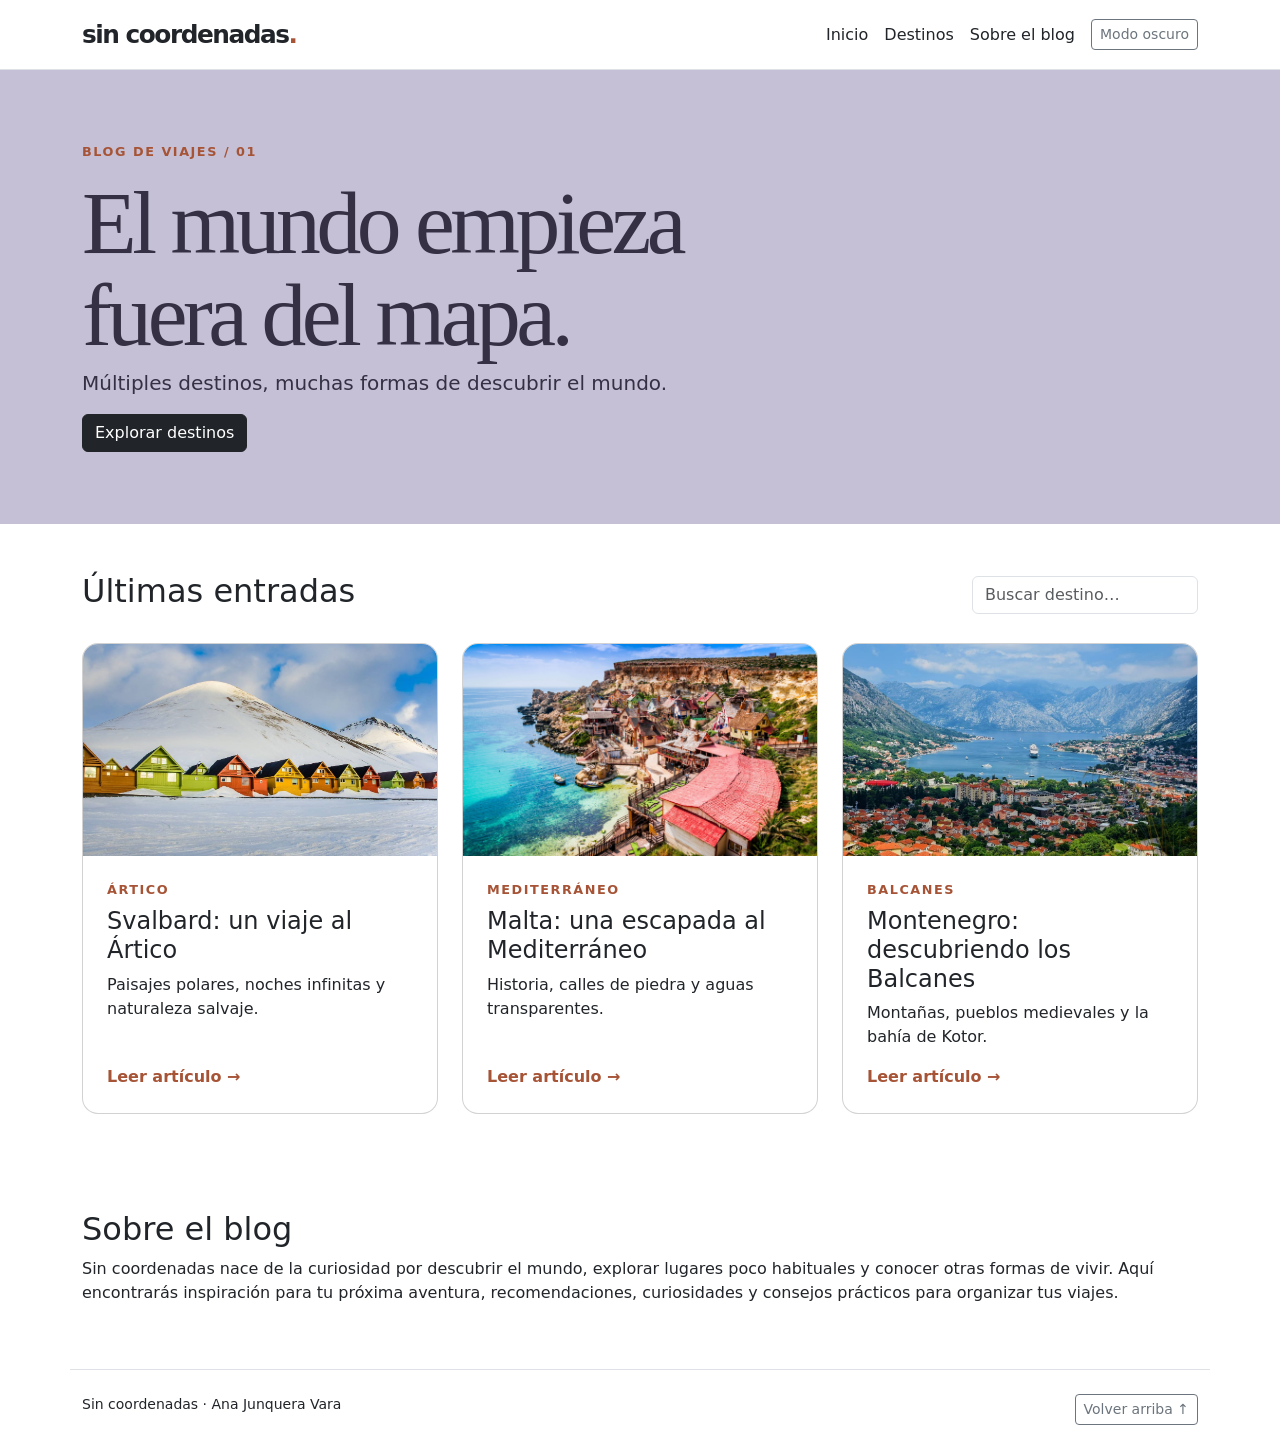
<file: index.html>
<!doctype html>
<html lang="es" data-bs-theme="light">
  <head>
    <meta charset="utf-8" />
    <meta name="viewport" content="width=device-width, initial-scale=1" />
    <title>Inicio | Sin coordenadas</title>
    <link
      href="https://cdn.jsdelivr.net/npm/bootstrap@5.3.3/dist/css/bootstrap.min.css"
      rel="stylesheet"
    />
    <link rel="stylesheet" href="assets/css/style.css" />
    <script src="assets/js/main.js" defer></script>
  </head>
  <body>
    <header>
      <nav
        class="container d-flex flex-wrap align-items-center justify-content-between gap-3 py-3"
        aria-label="Navegación principal"
      >
        <a class="brand" href="index.html">sin coordenadas<span>.</span></a>
        <div class="d-flex flex-wrap gap-3 align-items-center">
          <a href="index.html">Inicio</a
          ><a href="index.html#entradas">Destinos</a
          ><a href="index.html#sobre">Sobre el blog</a
          ><button
            id="theme"
            class="btn btn-outline-secondary btn-sm"
            type="button"
            aria-pressed="false"
          >
            Modo oscuro
          </button>
        </div>
      </nav>
    </header>
    <main>
      <section class="hero">
        <div class="container py-5">
          <p class="category">BLOG DE VIAJES / 01</p>
          <h1>El mundo empieza<br />fuera del mapa.</h1>
          <p class="lead">
            Múltiples destinos, muchas formas de descubrir el mundo.
          </p>
          <a class="btn btn-dark" href="#entradas">Explorar destinos</a>
        </div>
      </section>
      <section id="entradas" class="container py-5">
        <div
          class="d-flex flex-wrap justify-content-between align-items-center gap-3 mb-4"
        >
          <h2>Últimas entradas</h2>
          <div>
            <label for="search" class="visually-hidden">Buscar destinos</label
            ><input
              id="search"
              class="form-control"
              placeholder="Buscar destino…"
              type="search"
            />
          </div>
        </div>
        <div class="row g-4">
          <div
            class="col-md-4 entry"
            data-search="Svalbard: un viaje al Ártico Ártico Paisajes polares, noches infinitas y naturaleza salvaje."
          >
            <article class="card h-100">
              <img
                src="assets/svalbard.jpg"
                class="card-img-top"
                alt="Ilustración de Ártico"
              />
              <div class="card-body d-flex flex-column">
                <small class="category">Ártico</small>
                <h3 class="h4 mt-2">Svalbard: un viaje al Ártico</h3>
                <p>Paisajes polares, noches infinitas y naturaleza salvaje.</p>
                <a class="mt-auto read" href="svalbard.html">Leer artículo →</a>
              </div>
            </article>
          </div>
          <div
            class="col-md-4 entry"
            data-search="Malta: una escapada al Mediterráneo Mediterráneo Historia, calles de piedra y aguas transparentes."
          >
            <article class="card h-100">
              <img
                src="assets/malta.jpg"
                class="card-img-top"
                alt="Ilustración de Mediterráneo"
              />
              <div class="card-body d-flex flex-column">
                <small class="category">Mediterráneo</small>
                <h3 class="h4 mt-2">Malta: una escapada al Mediterráneo</h3>
                <p>Historia, calles de piedra y aguas transparentes.</p>
                <a class="mt-auto read" href="malta.html">Leer artículo →</a>
              </div>
            </article>
          </div>
          <div
            class="col-md-4 entry"
            data-search="Montenegro: descubriendo los Balcanes Balcanes Montañas, pueblos medievales y la bahía de Kotor."
          >
            <article class="card h-100">
              <img
                src="assets/montenegro.jpg"
                class="card-img-top"
                alt="Ilustración de Balcanes"
              />
              <div class="card-body d-flex flex-column">
                <small class="category">Balcanes</small>
                <h3 class="h4 mt-2">Montenegro: descubriendo los Balcanes</h3>
                <p>Montañas, pueblos medievales y la bahía de Kotor.</p>
                <a class="mt-auto read" href="montenegro.html"
                  >Leer artículo →</a
                >
              </div>
            </article>
          </div>
        </div>
        <p id="empty" hidden role="status">No se encontraron destinos.</p>
      </section>
      <section id="sobre" class="container py-5">
        <h2>Sobre el blog</h2>
        <p>
          Sin coordenadas nace de la curiosidad por descubrir el mundo, explorar
          lugares poco habituales y conocer otras formas de vivir. Aquí
          encontrarás inspiración para tu próxima aventura, recomendaciones,
          curiosidades y consejos prácticos para organizar tus viajes.
        </p>
      </section>
    </main>
    <footer
      class="container py-4 border-top d-flex justify-content-between flex-wrap gap-2"
    >
      <small>Sin coordenadas · Ana Junquera Vara</small
      ><button id="top" class="btn btn-outline-secondary btn-sm">
        Volver arriba ↑
      </button>
    </footer>
  </body>
</html>
</file>
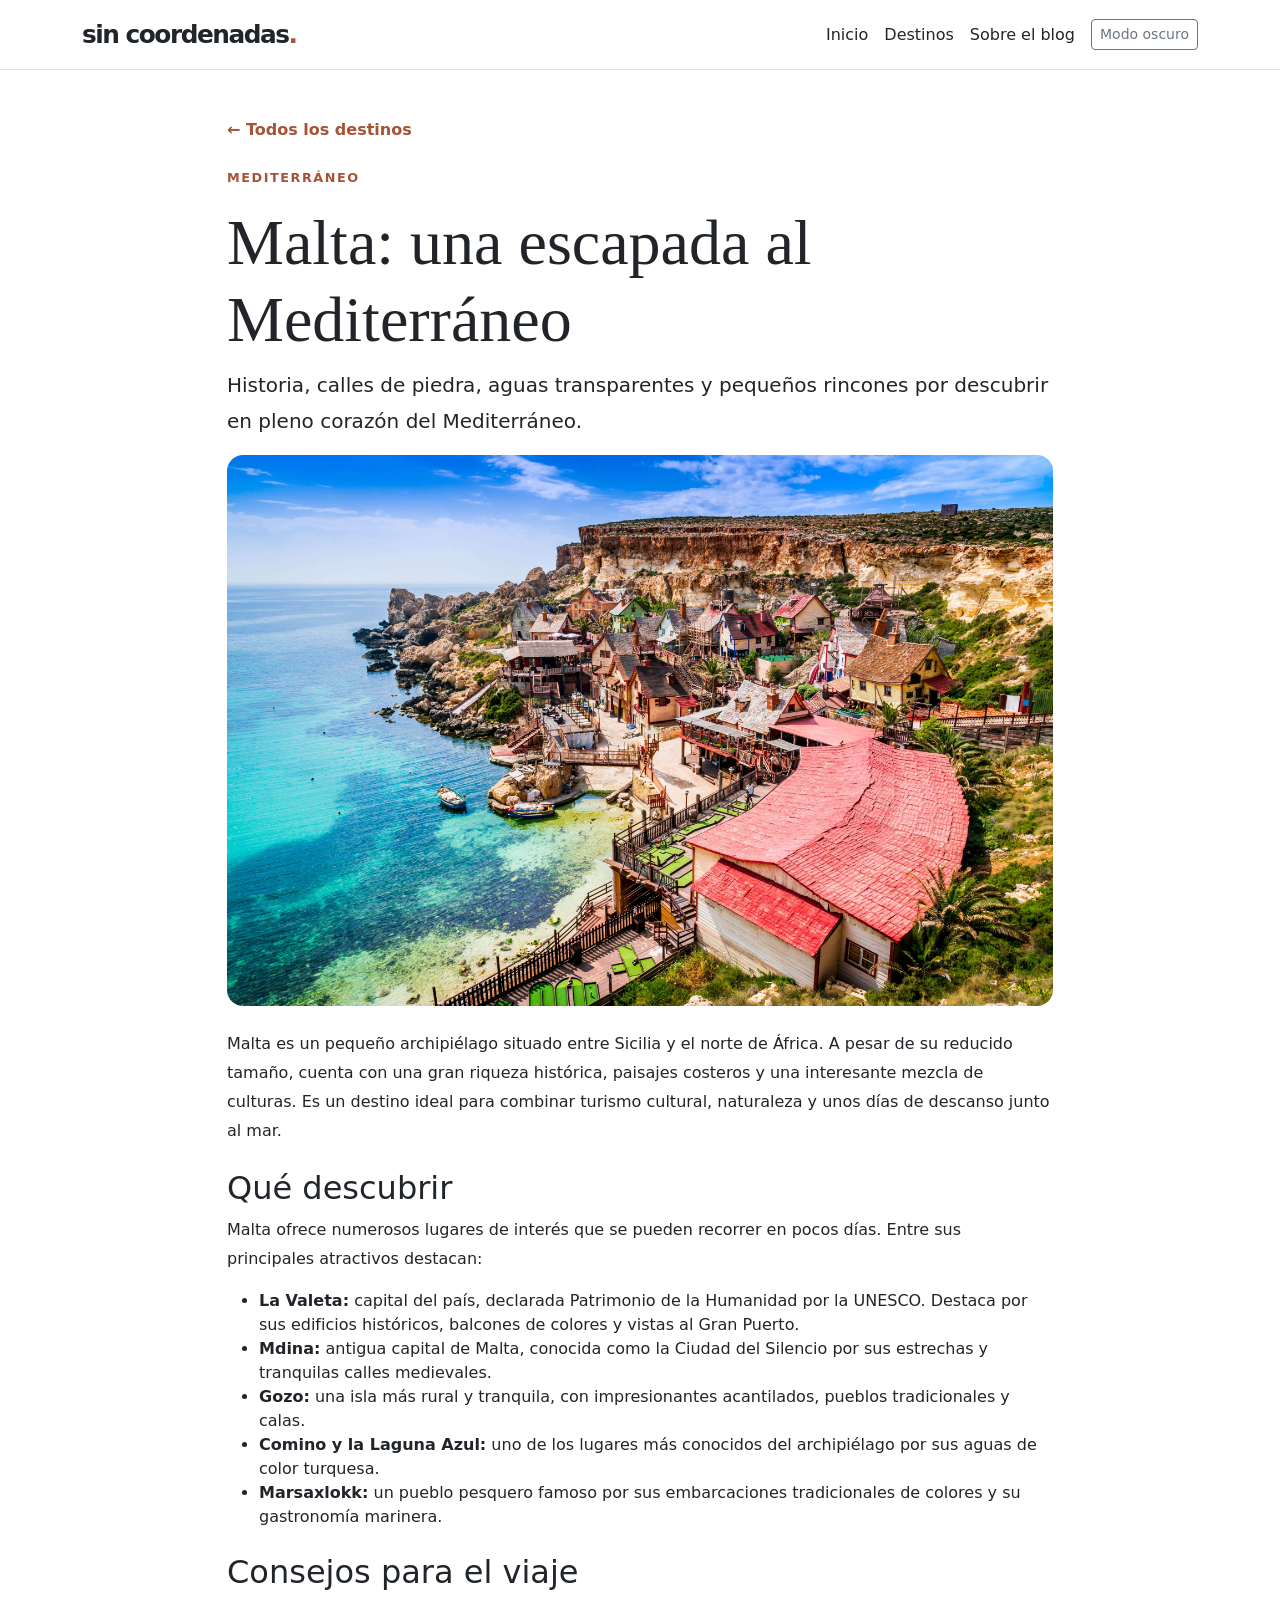
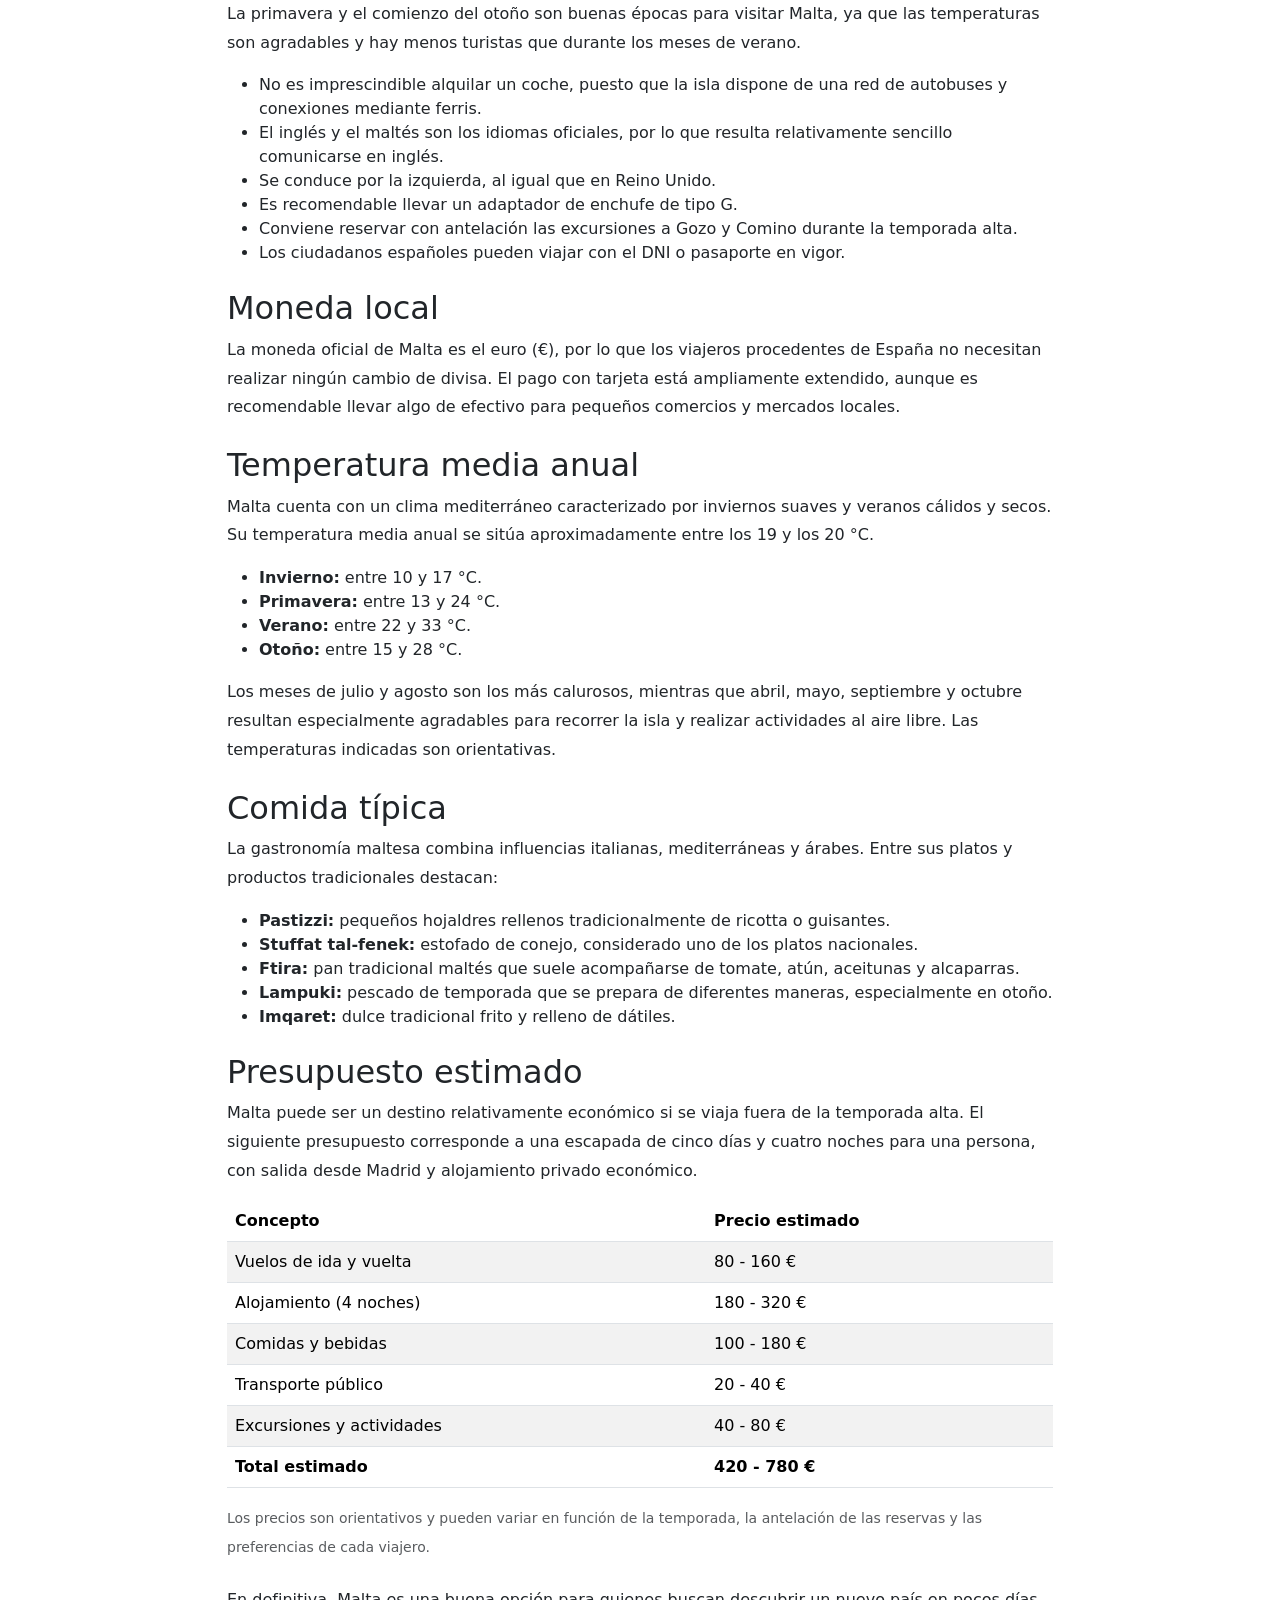
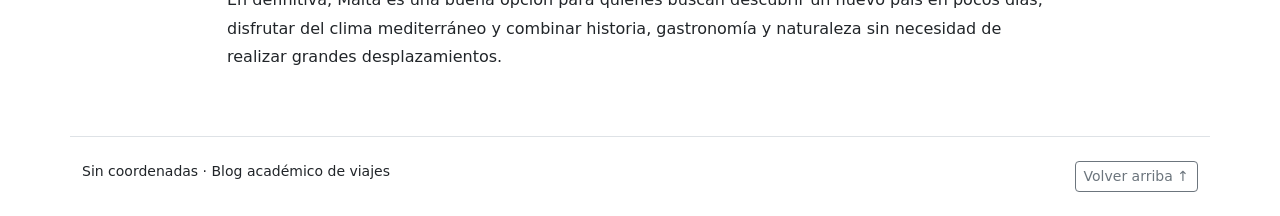
<file: malta.html>
<!doctype html>
<html lang="es" data-bs-theme="light">
  <head>
    <meta charset="utf-8" />
    <meta name="viewport" content="width=device-width, initial-scale=1" />
    <title>Malta: una escapada al Mediterráneo | Sin coordenadas</title>
    <link
      href="https://cdn.jsdelivr.net/npm/bootstrap@5.3.3/dist/css/bootstrap.min.css"
      rel="stylesheet"
    />
    <link rel="stylesheet" href="assets/css/style.css" />
    <script src="assets/js/main.js" defer></script>
  </head>

  <body>
    <header>
      <nav
        class="container d-flex flex-wrap align-items-center justify-content-between gap-3 py-3"
        aria-label="Navegación principal"
      >
        <a class="brand" href="index.html">sin coordenadas<span>.</span></a>

        <div class="d-flex flex-wrap gap-3 align-items-center">
          <a href="index.html">Inicio</a>
          <a href="index.html#entradas">Destinos</a>
          <a href="index.html#sobre">Sobre el blog</a>

          <button
            id="theme"
            class="btn btn-outline-secondary btn-sm"
            type="button"
            aria-pressed="false"
          >
            Modo oscuro
          </button>
        </div>
      </nav>
    </header>

    <main>
      <article class="container article py-5">
        <a class="read" href="index.html#entradas">← Todos los destinos</a>

        <p class="category mt-4">Mediterráneo</p>

        <h1>Malta: una escapada al Mediterráneo</h1>

        <p class="lead">
          Historia, calles de piedra, aguas transparentes y pequeños rincones
          por descubrir en pleno corazón del Mediterráneo.
        </p>

        <img
          class="article-image"
          src="assets/malta.jpg"
          alt="Paisaje mediterráneo de Malta"
        />

        <p class="mt-4">
          Malta es un pequeño archipiélago situado entre Sicilia y el norte de
          África. A pesar de su reducido tamaño, cuenta con una gran riqueza
          histórica, paisajes costeros y una interesante mezcla de culturas. Es
          un destino ideal para combinar turismo cultural, naturaleza y unos
          días de descanso junto al mar.
        </p>

        <!-- Lugares de interés -->
        <h2 class="mt-4">Qué descubrir</h2>

        <p>
          Malta ofrece numerosos lugares de interés que se pueden recorrer en
          pocos días. Entre sus principales atractivos destacan:
        </p>

        <ul>
          <li>
            <strong>La Valeta:</strong> capital del país, declarada Patrimonio
            de la Humanidad por la UNESCO. Destaca por sus edificios históricos,
            balcones de colores y vistas al Gran Puerto.
          </li>
          <li>
            <strong>Mdina:</strong> antigua capital de Malta, conocida como la
            Ciudad del Silencio por sus estrechas y tranquilas calles
            medievales.
          </li>
          <li>
            <strong>Gozo:</strong> una isla más rural y tranquila, con
            impresionantes acantilados, pueblos tradicionales y calas.
          </li>
          <li>
            <strong>Comino y la Laguna Azul:</strong> uno de los lugares más
            conocidos del archipiélago por sus aguas de color turquesa.
          </li>
          <li>
            <strong>Marsaxlokk:</strong> un pueblo pesquero famoso por sus
            embarcaciones tradicionales de colores y su gastronomía marinera.
          </li>
        </ul>

        <!-- Recomendaciones -->
        <h2 class="mt-4">Consejos para el viaje</h2>

        <p>
          La primavera y el comienzo del otoño son buenas épocas para visitar
          Malta, ya que las temperaturas son agradables y hay menos turistas que
          durante los meses de verano.
        </p>

        <ul>
          <li>
            No es imprescindible alquilar un coche, puesto que la isla dispone
            de una red de autobuses y conexiones mediante ferris.
          </li>
          <li>
            El inglés y el maltés son los idiomas oficiales, por lo que resulta
            relativamente sencillo comunicarse en inglés.
          </li>
          <li>Se conduce por la izquierda, al igual que en Reino Unido.</li>
          <li>Es recomendable llevar un adaptador de enchufe de tipo G.</li>
          <li>
            Conviene reservar con antelación las excursiones a Gozo y Comino
            durante la temporada alta.
          </li>
          <li>
            Los ciudadanos españoles pueden viajar con el DNI o pasaporte en
            vigor.
          </li>
        </ul>

        <!-- Moneda -->
        <h2 class="mt-4">Moneda local</h2>

        <p>
          La moneda oficial de Malta es el euro (€), por lo que los viajeros
          procedentes de España no necesitan realizar ningún cambio de divisa.
          El pago con tarjeta está ampliamente extendido, aunque es recomendable
          llevar algo de efectivo para pequeños comercios y mercados locales.
        </p>

        <!-- Clima -->
        <h2 class="mt-4">Temperatura media anual</h2>

        <p>
          Malta cuenta con un clima mediterráneo caracterizado por inviernos
          suaves y veranos cálidos y secos. Su temperatura media anual se sitúa
          aproximadamente entre los 19 y los 20 °C.
        </p>

        <ul>
          <li><strong>Invierno:</strong> entre 10 y 17 °C.</li>
          <li><strong>Primavera:</strong> entre 13 y 24 °C.</li>
          <li><strong>Verano:</strong> entre 22 y 33 °C.</li>
          <li><strong>Otoño:</strong> entre 15 y 28 °C.</li>
        </ul>

        <p>
          Los meses de julio y agosto son los más calurosos, mientras que abril,
          mayo, septiembre y octubre resultan especialmente agradables para
          recorrer la isla y realizar actividades al aire libre. Las
          temperaturas indicadas son orientativas.
        </p>

        <!-- Gastronomía -->
        <h2 class="mt-4">Comida típica</h2>

        <p>
          La gastronomía maltesa combina influencias italianas, mediterráneas y
          árabes. Entre sus platos y productos tradicionales destacan:
        </p>

        <ul>
          <li>
            <strong>Pastizzi:</strong> pequeños hojaldres rellenos
            tradicionalmente de ricotta o guisantes.
          </li>
          <li>
            <strong>Stuffat tal-fenek:</strong> estofado de conejo, considerado
            uno de los platos nacionales.
          </li>
          <li>
            <strong>Ftira:</strong> pan tradicional maltés que suele acompañarse
            de tomate, atún, aceitunas y alcaparras.
          </li>
          <li>
            <strong>Lampuki:</strong> pescado de temporada que se prepara de
            diferentes maneras, especialmente en otoño.
          </li>
          <li>
            <strong>Imqaret:</strong> dulce tradicional frito y relleno de
            dátiles.
          </li>
        </ul>

        <!-- Presupuesto -->
        <h2 class="mt-4">Presupuesto estimado</h2>

        <p>
          Malta puede ser un destino relativamente económico si se viaja fuera
          de la temporada alta. El siguiente presupuesto corresponde a una
          escapada de cinco días y cuatro noches para una persona, con salida
          desde Madrid y alojamiento privado económico.
        </p>

        <div class="table-responsive">
          <table class="table table-striped align-middle">
            <thead>
              <tr>
                <th scope="col">Concepto</th>
                <th scope="col">Precio estimado</th>
              </tr>
            </thead>
            <tbody>
              <tr>
                <td>Vuelos de ida y vuelta</td>
                <td>80 - 160 €</td>
              </tr>
              <tr>
                <td>Alojamiento (4 noches)</td>
                <td>180 - 320 €</td>
              </tr>
              <tr>
                <td>Comidas y bebidas</td>
                <td>100 - 180 €</td>
              </tr>
              <tr>
                <td>Transporte público</td>
                <td>20 - 40 €</td>
              </tr>
              <tr>
                <td>Excursiones y actividades</td>
                <td>40 - 80 €</td>
              </tr>
            </tbody>
            <tfoot>
              <tr class="fw-bold">
                <td>Total estimado</td>
                <td>420 - 780 €</td>
              </tr>
            </tfoot>
          </table>
        </div>

        <p>
          <small class="text-body-secondary">
            Los precios son orientativos y pueden variar en función de la
            temporada, la antelación de las reservas y las preferencias de cada
            viajero.
          </small>
        </p>

        <p class="mt-4">
          En definitiva, Malta es una buena opción para quienes buscan descubrir
          un nuevo país en pocos días, disfrutar del clima mediterráneo y
          combinar historia, gastronomía y naturaleza sin necesidad de realizar
          grandes desplazamientos.
        </p>
      </article>
    </main>

    <footer
      class="container py-4 border-top d-flex justify-content-between flex-wrap gap-2"
    >
      <small>Sin coordenadas · Blog académico de viajes</small>

      <button id="top" class="btn btn-outline-secondary btn-sm">
        Volver arriba ↑
      </button>
    </footer>
  </body>
</html>
</file>
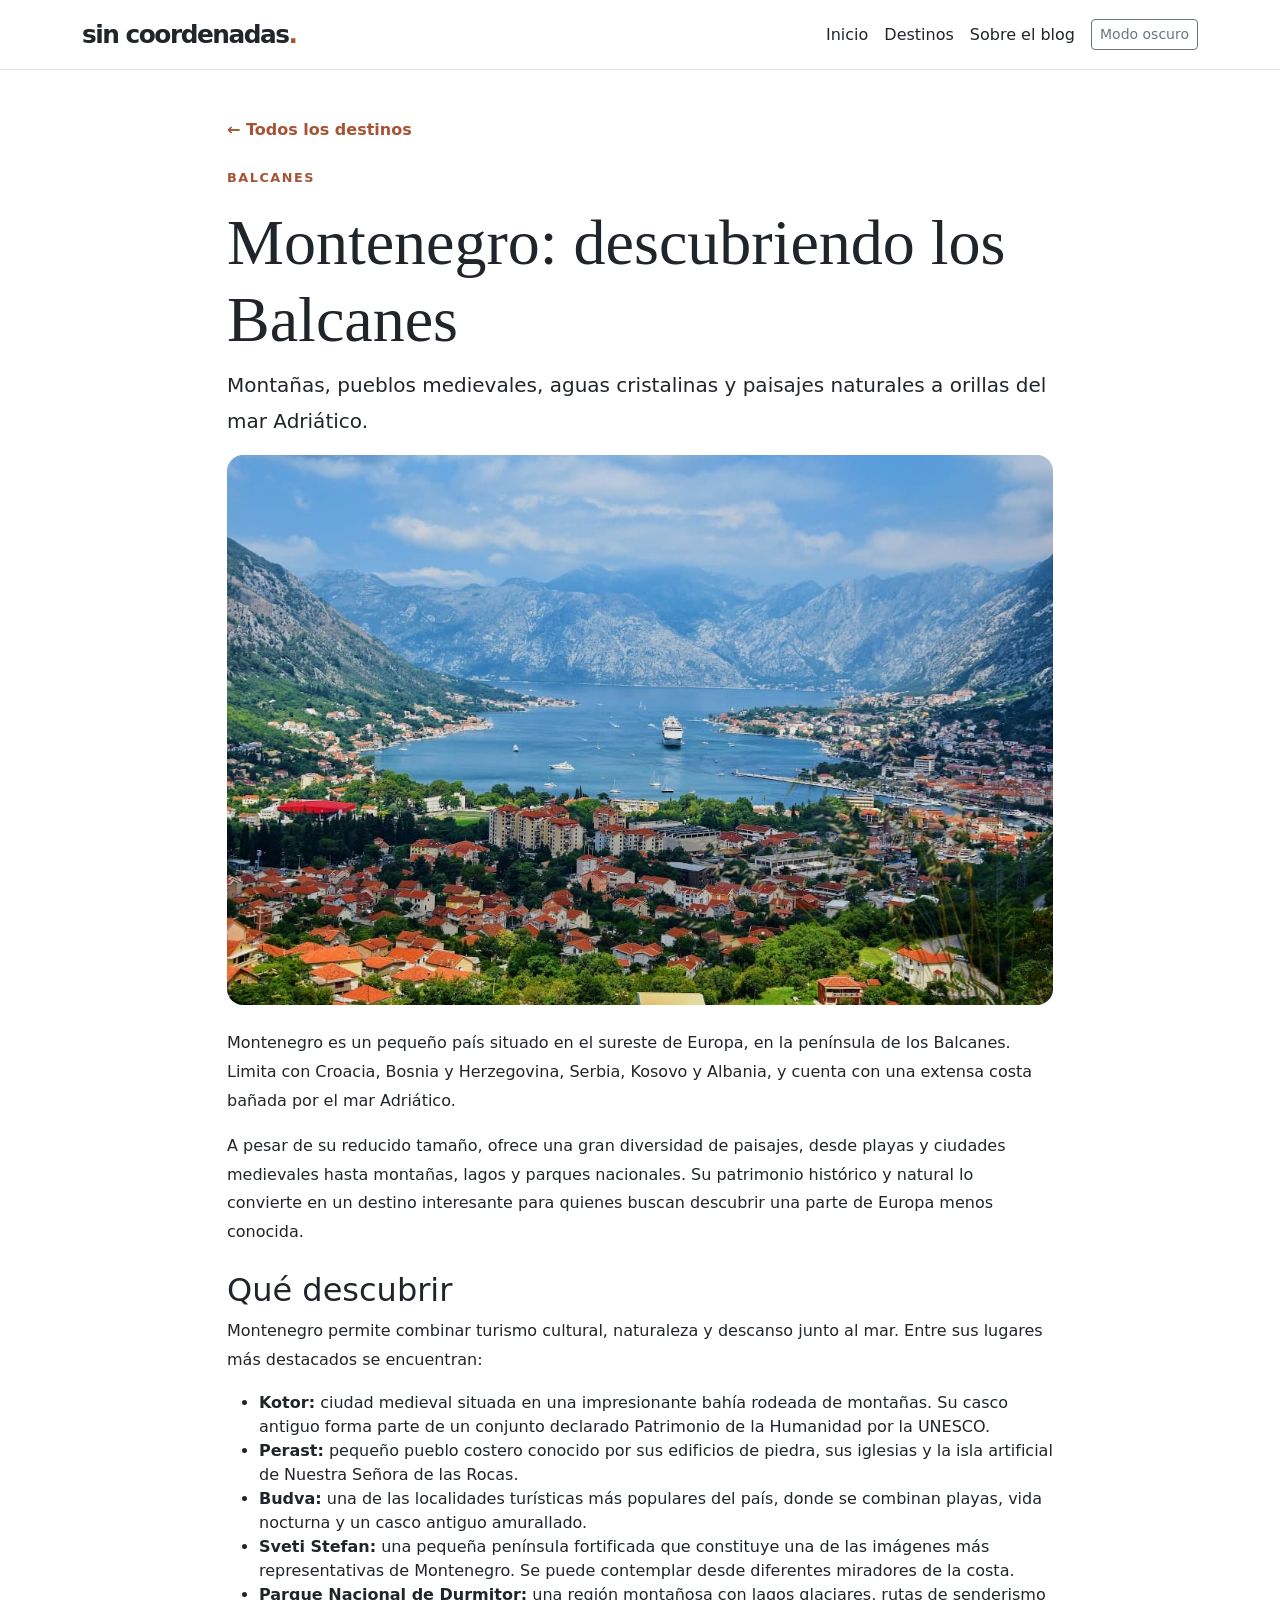
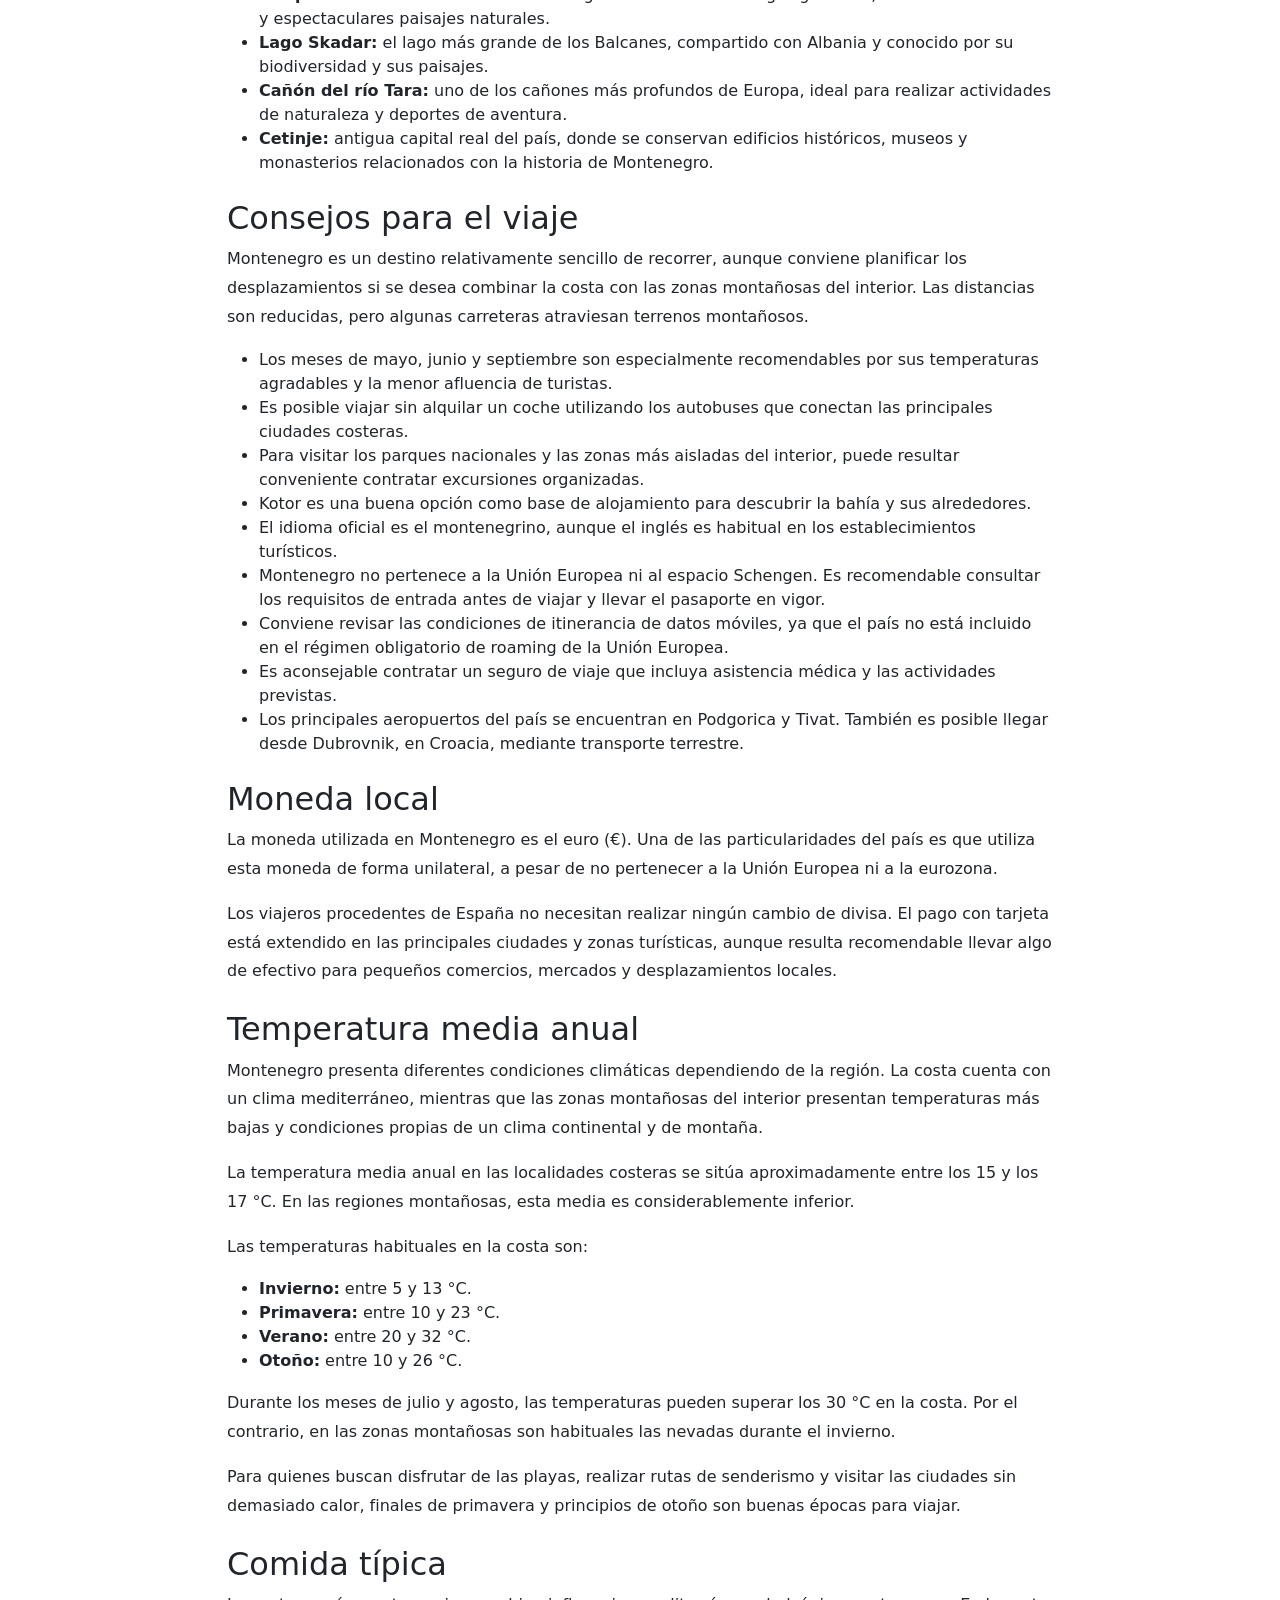
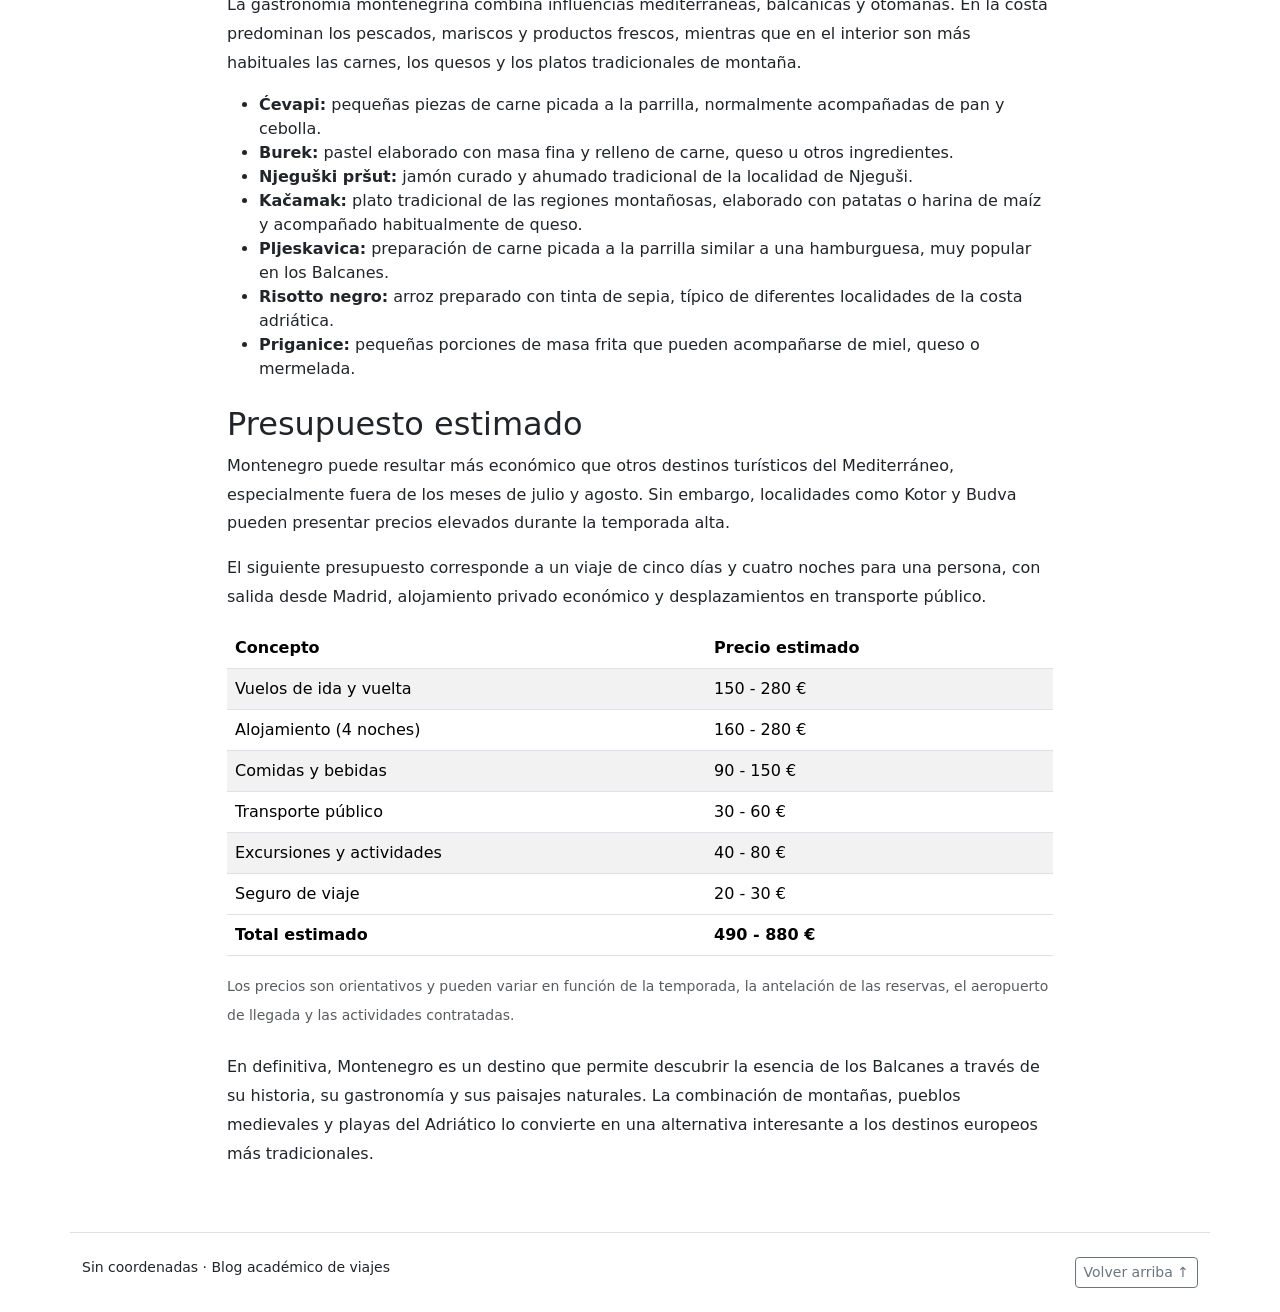
<file: montenegro.html>
<!doctype html>
<html lang="es" data-bs-theme="light">
  <head>
    <meta charset="utf-8" />
    <meta name="viewport" content="width=device-width, initial-scale=1" />
    <title>Montenegro: descubriendo los Balcanes | Sin coordenadas</title>
    <link
      href="https://cdn.jsdelivr.net/npm/bootstrap@5.3.3/dist/css/bootstrap.min.css"
      rel="stylesheet"
    />
    <link rel="stylesheet" href="assets/css/style.css" />
    <script src="assets/js/main.js" defer></script>
  </head>

  <body>
    <header>
      <nav
        class="container d-flex flex-wrap align-items-center justify-content-between gap-3 py-3"
        aria-label="Navegación principal"
      >
        <a class="brand" href="index.html">sin coordenadas<span>.</span></a>

        <div class="d-flex flex-wrap gap-3 align-items-center">
          <a href="index.html">Inicio</a>
          <a href="index.html#entradas">Destinos</a>
          <a href="index.html#sobre">Sobre el blog</a>

          <button
            id="theme"
            class="btn btn-outline-secondary btn-sm"
            type="button"
            aria-pressed="false"
          >
            Modo oscuro
          </button>
        </div>
      </nav>
    </header>

    <main>
      <article class="container article py-5">
        <a class="read" href="index.html#entradas">← Todos los destinos</a>

        <p class="category mt-4">Balcanes</p>

        <h1>Montenegro: descubriendo los Balcanes</h1>

        <p class="lead">
          Montañas, pueblos medievales, aguas cristalinas y paisajes naturales a
          orillas del mar Adriático.
        </p>

        <img
          class="article-image"
          src="assets/montenegro.jpg"
          alt="Paisaje de Montenegro"
        />

        <p class="mt-4">
          Montenegro es un pequeño país situado en el sureste de Europa, en la
          península de los Balcanes. Limita con Croacia, Bosnia y Herzegovina,
          Serbia, Kosovo y Albania, y cuenta con una extensa costa bañada por el
          mar Adriático.
        </p>

        <p>
          A pesar de su reducido tamaño, ofrece una gran diversidad de paisajes,
          desde playas y ciudades medievales hasta montañas, lagos y parques
          nacionales. Su patrimonio histórico y natural lo convierte en un
          destino interesante para quienes buscan descubrir una parte de Europa
          menos conocida.
        </p>

        <!-- Lugares de interés -->
        <h2 class="mt-4">Qué descubrir</h2>

        <p>
          Montenegro permite combinar turismo cultural, naturaleza y descanso
          junto al mar. Entre sus lugares más destacados se encuentran:
        </p>

        <ul>
          <li>
            <strong>Kotor:</strong> ciudad medieval situada en una impresionante
            bahía rodeada de montañas. Su casco antiguo forma parte de un
            conjunto declarado Patrimonio de la Humanidad por la UNESCO.
          </li>
          <li>
            <strong>Perast:</strong> pequeño pueblo costero conocido por sus
            edificios de piedra, sus iglesias y la isla artificial de Nuestra
            Señora de las Rocas.
          </li>
          <li>
            <strong>Budva:</strong> una de las localidades turísticas más
            populares del país, donde se combinan playas, vida nocturna y un
            casco antiguo amurallado.
          </li>
          <li>
            <strong>Sveti Stefan:</strong> una pequeña península fortificada que
            constituye una de las imágenes más representativas de Montenegro. Se
            puede contemplar desde diferentes miradores de la costa.
          </li>
          <li>
            <strong>Parque Nacional de Durmitor:</strong> una región montañosa
            con lagos glaciares, rutas de senderismo y espectaculares paisajes
            naturales.
          </li>
          <li>
            <strong>Lago Skadar:</strong> el lago más grande de los Balcanes,
            compartido con Albania y conocido por su biodiversidad y sus
            paisajes.
          </li>
          <li>
            <strong>Cañón del río Tara:</strong> uno de los cañones más
            profundos de Europa, ideal para realizar actividades de naturaleza y
            deportes de aventura.
          </li>
          <li>
            <strong>Cetinje:</strong> antigua capital real del país, donde se
            conservan edificios históricos, museos y monasterios relacionados
            con la historia de Montenegro.
          </li>
        </ul>

        <!-- Recomendaciones -->
        <h2 class="mt-4">Consejos para el viaje</h2>

        <p>
          Montenegro es un destino relativamente sencillo de recorrer, aunque
          conviene planificar los desplazamientos si se desea combinar la costa
          con las zonas montañosas del interior. Las distancias son reducidas,
          pero algunas carreteras atraviesan terrenos montañosos.
        </p>

        <ul>
          <li>
            Los meses de mayo, junio y septiembre son especialmente
            recomendables por sus temperaturas agradables y la menor afluencia
            de turistas.
          </li>
          <li>
            Es posible viajar sin alquilar un coche utilizando los autobuses que
            conectan las principales ciudades costeras.
          </li>
          <li>
            Para visitar los parques nacionales y las zonas más aisladas del
            interior, puede resultar conveniente contratar excursiones
            organizadas.
          </li>
          <li>
            Kotor es una buena opción como base de alojamiento para descubrir la
            bahía y sus alrededores.
          </li>
          <li>
            El idioma oficial es el montenegrino, aunque el inglés es habitual
            en los establecimientos turísticos.
          </li>
          <li>
            Montenegro no pertenece a la Unión Europea ni al espacio Schengen.
            Es recomendable consultar los requisitos de entrada antes de viajar
            y llevar el pasaporte en vigor.
          </li>
          <li>
            Conviene revisar las condiciones de itinerancia de datos móviles, ya
            que el país no está incluido en el régimen obligatorio de roaming de
            la Unión Europea.
          </li>
          <li>
            Es aconsejable contratar un seguro de viaje que incluya asistencia
            médica y las actividades previstas.
          </li>
          <li>
            Los principales aeropuertos del país se encuentran en Podgorica y
            Tivat. También es posible llegar desde Dubrovnik, en Croacia,
            mediante transporte terrestre.
          </li>
        </ul>

        <!-- Moneda -->
        <h2 class="mt-4">Moneda local</h2>

        <p>
          La moneda utilizada en Montenegro es el euro (€). Una de las
          particularidades del país es que utiliza esta moneda de forma
          unilateral, a pesar de no pertenecer a la Unión Europea ni a la
          eurozona.
        </p>

        <p>
          Los viajeros procedentes de España no necesitan realizar ningún cambio
          de divisa. El pago con tarjeta está extendido en las principales
          ciudades y zonas turísticas, aunque resulta recomendable llevar algo
          de efectivo para pequeños comercios, mercados y desplazamientos
          locales.
        </p>

        <!-- Clima -->
        <h2 class="mt-4">Temperatura media anual</h2>

        <p>
          Montenegro presenta diferentes condiciones climáticas dependiendo de
          la región. La costa cuenta con un clima mediterráneo, mientras que las
          zonas montañosas del interior presentan temperaturas más bajas y
          condiciones propias de un clima continental y de montaña.
        </p>

        <p>
          La temperatura media anual en las localidades costeras se sitúa
          aproximadamente entre los 15 y los 17 °C. En las regiones montañosas,
          esta media es considerablemente inferior.
        </p>

        <p>Las temperaturas habituales en la costa son:</p>

        <ul>
          <li><strong>Invierno:</strong> entre 5 y 13 °C.</li>
          <li><strong>Primavera:</strong> entre 10 y 23 °C.</li>
          <li><strong>Verano:</strong> entre 20 y 32 °C.</li>
          <li><strong>Otoño:</strong> entre 10 y 26 °C.</li>
        </ul>

        <p>
          Durante los meses de julio y agosto, las temperaturas pueden superar
          los 30 °C en la costa. Por el contrario, en las zonas montañosas son
          habituales las nevadas durante el invierno.
        </p>

        <p>
          Para quienes buscan disfrutar de las playas, realizar rutas de
          senderismo y visitar las ciudades sin demasiado calor, finales de
          primavera y principios de otoño son buenas épocas para viajar.
        </p>

        <!-- Gastronomía -->
        <h2 class="mt-4">Comida típica</h2>

        <p>
          La gastronomía montenegrina combina influencias mediterráneas,
          balcánicas y otomanas. En la costa predominan los pescados, mariscos y
          productos frescos, mientras que en el interior son más habituales las
          carnes, los quesos y los platos tradicionales de montaña.
        </p>

        <ul>
          <li>
            <strong>Ćevapi:</strong> pequeñas piezas de carne picada a la
            parrilla, normalmente acompañadas de pan y cebolla.
          </li>
          <li>
            <strong>Burek:</strong> pastel elaborado con masa fina y relleno de
            carne, queso u otros ingredientes.
          </li>
          <li>
            <strong>Njeguški pršut:</strong> jamón curado y ahumado tradicional
            de la localidad de Njeguši.
          </li>
          <li>
            <strong>Kačamak:</strong> plato tradicional de las regiones
            montañosas, elaborado con patatas o harina de maíz y acompañado
            habitualmente de queso.
          </li>
          <li>
            <strong>Pljeskavica:</strong> preparación de carne picada a la
            parrilla similar a una hamburguesa, muy popular en los Balcanes.
          </li>
          <li>
            <strong>Risotto negro:</strong> arroz preparado con tinta de sepia,
            típico de diferentes localidades de la costa adriática.
          </li>
          <li>
            <strong>Priganice:</strong> pequeñas porciones de masa frita que
            pueden acompañarse de miel, queso o mermelada.
          </li>
        </ul>

        <!-- Presupuesto -->
        <h2 class="mt-4">Presupuesto estimado</h2>

        <p>
          Montenegro puede resultar más económico que otros destinos turísticos
          del Mediterráneo, especialmente fuera de los meses de julio y agosto.
          Sin embargo, localidades como Kotor y Budva pueden presentar precios
          elevados durante la temporada alta.
        </p>

        <p>
          El siguiente presupuesto corresponde a un viaje de cinco días y cuatro
          noches para una persona, con salida desde Madrid, alojamiento privado
          económico y desplazamientos en transporte público.
        </p>

        <div class="table-responsive">
          <table class="table table-striped align-middle">
            <thead>
              <tr>
                <th scope="col">Concepto</th>
                <th scope="col">Precio estimado</th>
              </tr>
            </thead>
            <tbody>
              <tr>
                <td>Vuelos de ida y vuelta</td>
                <td>150 - 280 €</td>
              </tr>
              <tr>
                <td>Alojamiento (4 noches)</td>
                <td>160 - 280 €</td>
              </tr>
              <tr>
                <td>Comidas y bebidas</td>
                <td>90 - 150 €</td>
              </tr>
              <tr>
                <td>Transporte público</td>
                <td>30 - 60 €</td>
              </tr>
              <tr>
                <td>Excursiones y actividades</td>
                <td>40 - 80 €</td>
              </tr>
              <tr>
                <td>Seguro de viaje</td>
                <td>20 - 30 €</td>
              </tr>
            </tbody>
            <tfoot>
              <tr class="fw-bold">
                <td>Total estimado</td>
                <td>490 - 880 €</td>
              </tr>
            </tfoot>
          </table>
        </div>

        <p>
          <small class="text-body-secondary">
            Los precios son orientativos y pueden variar en función de la
            temporada, la antelación de las reservas, el aeropuerto de llegada y
            las actividades contratadas.
          </small>
        </p>

        <p class="mt-4">
          En definitiva, Montenegro es un destino que permite descubrir la
          esencia de los Balcanes a través de su historia, su gastronomía y sus
          paisajes naturales. La combinación de montañas, pueblos medievales y
          playas del Adriático lo convierte en una alternativa interesante a los
          destinos europeos más tradicionales.
        </p>
      </article>
    </main>

    <footer
      class="container py-4 border-top d-flex justify-content-between flex-wrap gap-2"
    >
      <small>Sin coordenadas · Blog académico de viajes</small>

      <button id="top" class="btn btn-outline-secondary btn-sm">
        Volver arriba ↑
      </button>
    </footer>
  </body>
</html>
</file>
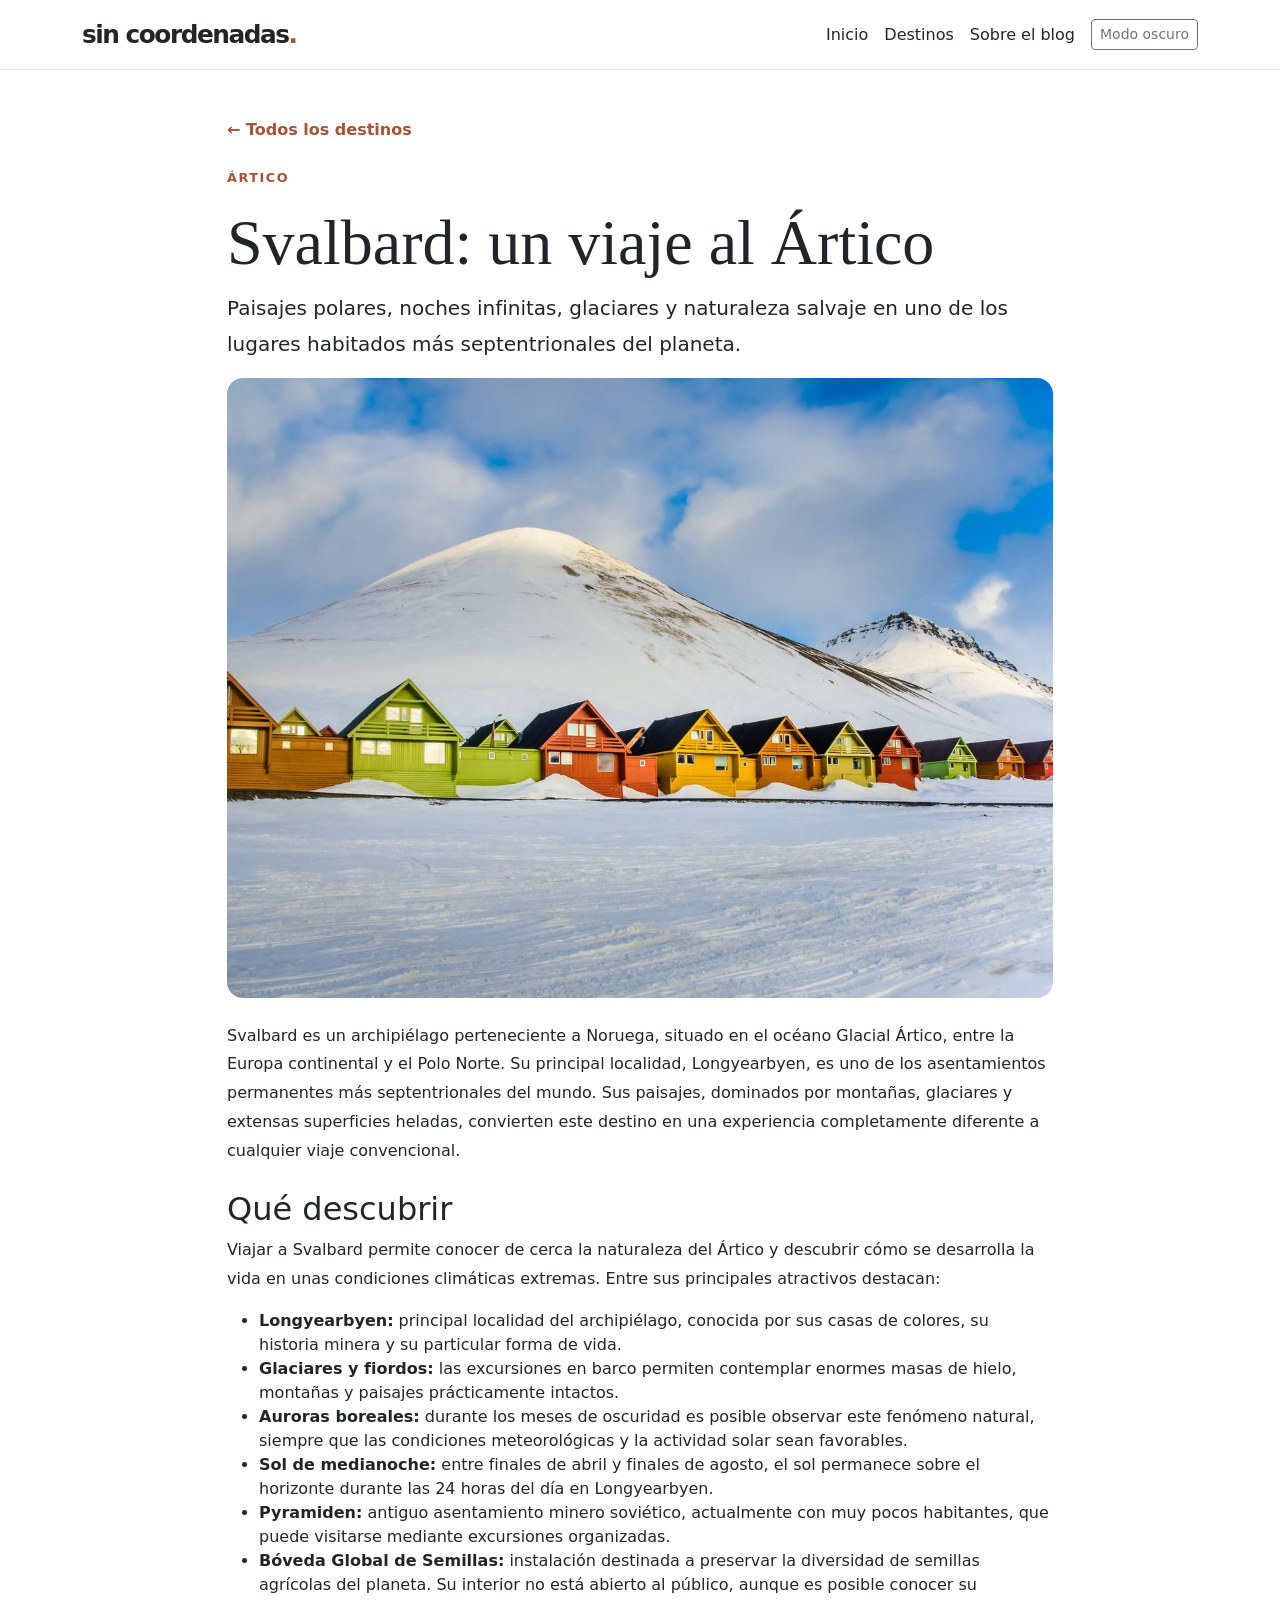
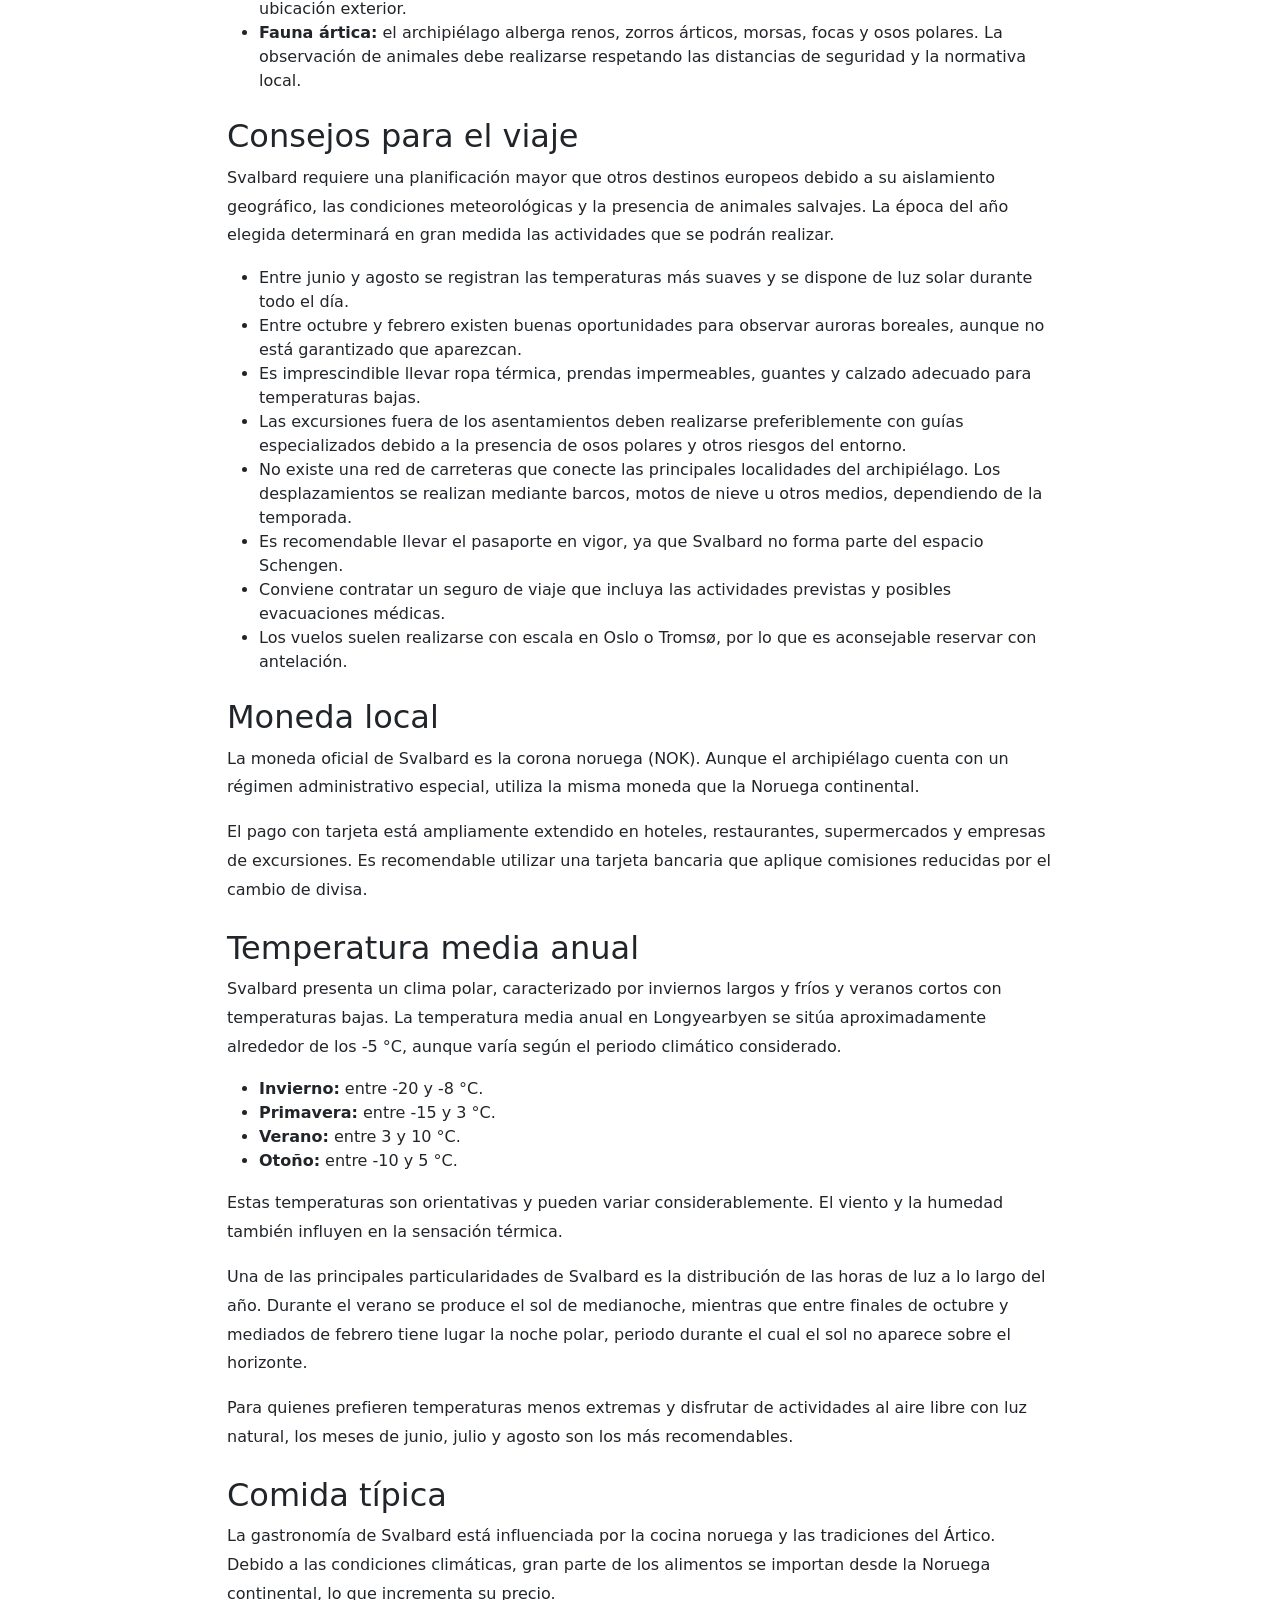
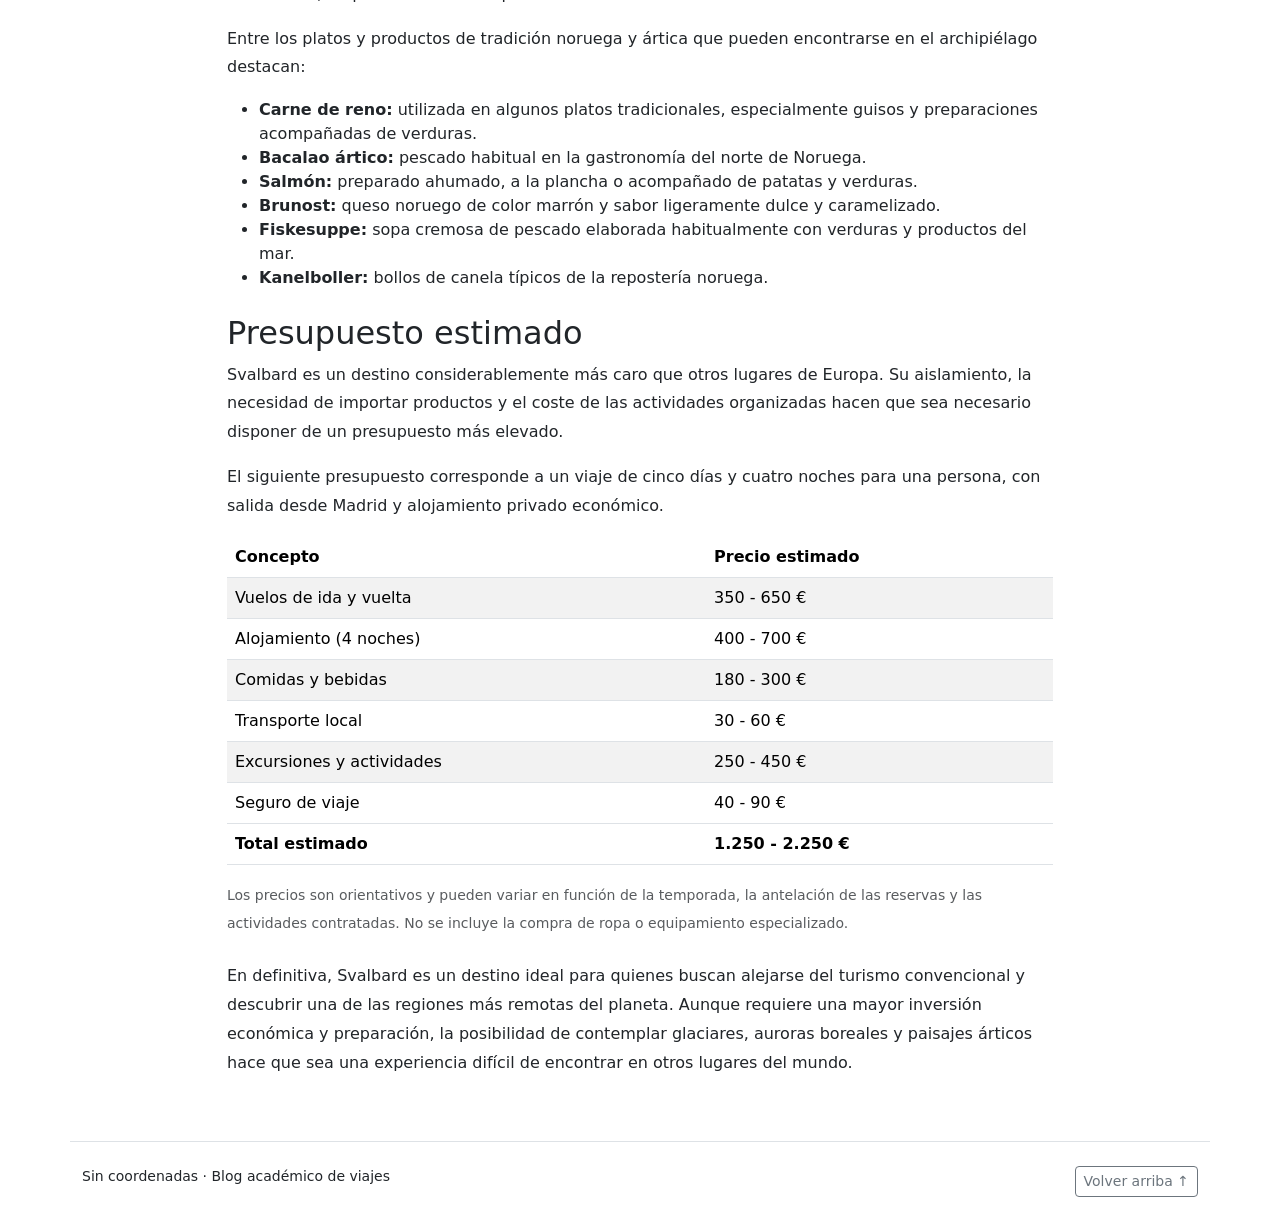
<file: svalbard.html>
<!doctype html>
<html lang="es" data-bs-theme="light">
  <head>
    <meta charset="utf-8" />
    <meta name="viewport" content="width=device-width, initial-scale=1" />
    <title>Svalbard: un viaje al Ártico | Sin coordenadas</title>
    <link
      href="https://cdn.jsdelivr.net/npm/bootstrap@5.3.3/dist/css/bootstrap.min.css"
      rel="stylesheet"
    />
    <link rel="stylesheet" href="assets/css/style.css" />
    <script src="assets/js/main.js" defer></script>
  </head>

  <body>
    <header>
      <nav
        class="container d-flex flex-wrap align-items-center justify-content-between gap-3 py-3"
        aria-label="Navegación principal"
      >
        <a class="brand" href="index.html">sin coordenadas<span>.</span></a>

        <div class="d-flex flex-wrap gap-3 align-items-center">
          <a href="index.html">Inicio</a>
          <a href="index.html#entradas">Destinos</a>
          <a href="index.html#sobre">Sobre el blog</a>

          <button
            id="theme"
            class="btn btn-outline-secondary btn-sm"
            type="button"
            aria-pressed="false"
          >
            Modo oscuro
          </button>
        </div>
      </nav>
    </header>

    <main>
      <article class="container article py-5">
        <a class="read" href="index.html#entradas">← Todos los destinos</a>

        <p class="category mt-4">Ártico</p>

        <h1>Svalbard: un viaje al Ártico</h1>

        <p class="lead">
          Paisajes polares, noches infinitas, glaciares y naturaleza salvaje en
          uno de los lugares habitados más septentrionales del planeta.
        </p>

        <img
          class="article-image"
          src="assets/svalbard.jpg"
          alt="Paisaje ártico del archipiélago de Svalbard"
        />

        <p class="mt-4">
          Svalbard es un archipiélago perteneciente a Noruega, situado en el
          océano Glacial Ártico, entre la Europa continental y el Polo Norte. Su
          principal localidad, Longyearbyen, es uno de los asentamientos
          permanentes más septentrionales del mundo. Sus paisajes, dominados por
          montañas, glaciares y extensas superficies heladas, convierten este
          destino en una experiencia completamente diferente a cualquier viaje
          convencional.
        </p>

        <!-- Lugares de interés -->
        <h2 class="mt-4">Qué descubrir</h2>

        <p>
          Viajar a Svalbard permite conocer de cerca la naturaleza del Ártico y
          descubrir cómo se desarrolla la vida en unas condiciones climáticas
          extremas. Entre sus principales atractivos destacan:
        </p>

        <ul>
          <li>
            <strong>Longyearbyen:</strong> principal localidad del archipiélago,
            conocida por sus casas de colores, su historia minera y su
            particular forma de vida.
          </li>
          <li>
            <strong>Glaciares y fiordos:</strong> las excursiones en barco
            permiten contemplar enormes masas de hielo, montañas y paisajes
            prácticamente intactos.
          </li>
          <li>
            <strong>Auroras boreales:</strong> durante los meses de oscuridad es
            posible observar este fenómeno natural, siempre que las condiciones
            meteorológicas y la actividad solar sean favorables.
          </li>
          <li>
            <strong>Sol de medianoche:</strong> entre finales de abril y finales
            de agosto, el sol permanece sobre el horizonte durante las 24 horas
            del día en Longyearbyen.
          </li>
          <li>
            <strong>Pyramiden:</strong> antiguo asentamiento minero soviético,
            actualmente con muy pocos habitantes, que puede visitarse mediante
            excursiones organizadas.
          </li>
          <li>
            <strong>Bóveda Global de Semillas:</strong> instalación destinada a
            preservar la diversidad de semillas agrícolas del planeta. Su
            interior no está abierto al público, aunque es posible conocer su
            ubicación exterior.
          </li>
          <li>
            <strong>Fauna ártica:</strong> el archipiélago alberga renos, zorros
            árticos, morsas, focas y osos polares. La observación de animales
            debe realizarse respetando las distancias de seguridad y la
            normativa local.
          </li>
        </ul>

        <!-- Recomendaciones -->
        <h2 class="mt-4">Consejos para el viaje</h2>

        <p>
          Svalbard requiere una planificación mayor que otros destinos europeos
          debido a su aislamiento geográfico, las condiciones meteorológicas y
          la presencia de animales salvajes. La época del año elegida
          determinará en gran medida las actividades que se podrán realizar.
        </p>

        <ul>
          <li>
            Entre junio y agosto se registran las temperaturas más suaves y se
            dispone de luz solar durante todo el día.
          </li>
          <li>
            Entre octubre y febrero existen buenas oportunidades para observar
            auroras boreales, aunque no está garantizado que aparezcan.
          </li>
          <li>
            Es imprescindible llevar ropa térmica, prendas impermeables, guantes
            y calzado adecuado para temperaturas bajas.
          </li>
          <li>
            Las excursiones fuera de los asentamientos deben realizarse
            preferiblemente con guías especializados debido a la presencia de
            osos polares y otros riesgos del entorno.
          </li>
          <li>
            No existe una red de carreteras que conecte las principales
            localidades del archipiélago. Los desplazamientos se realizan
            mediante barcos, motos de nieve u otros medios, dependiendo de la
            temporada.
          </li>
          <li>
            Es recomendable llevar el pasaporte en vigor, ya que Svalbard no
            forma parte del espacio Schengen.
          </li>
          <li>
            Conviene contratar un seguro de viaje que incluya las actividades
            previstas y posibles evacuaciones médicas.
          </li>
          <li>
            Los vuelos suelen realizarse con escala en Oslo o Tromsø, por lo que
            es aconsejable reservar con antelación.
          </li>
        </ul>

        <!-- Moneda -->
        <h2 class="mt-4">Moneda local</h2>

        <p>
          La moneda oficial de Svalbard es la corona noruega (NOK). Aunque el
          archipiélago cuenta con un régimen administrativo especial, utiliza la
          misma moneda que la Noruega continental.
        </p>

        <p>
          El pago con tarjeta está ampliamente extendido en hoteles,
          restaurantes, supermercados y empresas de excursiones. Es recomendable
          utilizar una tarjeta bancaria que aplique comisiones reducidas por el
          cambio de divisa.
        </p>

        <!-- Clima -->
        <h2 class="mt-4">Temperatura media anual</h2>

        <p>
          Svalbard presenta un clima polar, caracterizado por inviernos largos y
          fríos y veranos cortos con temperaturas bajas. La temperatura media
          anual en Longyearbyen se sitúa aproximadamente alrededor de los -5 °C,
          aunque varía según el periodo climático considerado.
        </p>

        <ul>
          <li><strong>Invierno:</strong> entre -20 y -8 °C.</li>
          <li><strong>Primavera:</strong> entre -15 y 3 °C.</li>
          <li><strong>Verano:</strong> entre 3 y 10 °C.</li>
          <li><strong>Otoño:</strong> entre -10 y 5 °C.</li>
        </ul>

        <p>
          Estas temperaturas son orientativas y pueden variar considerablemente.
          El viento y la humedad también influyen en la sensación térmica.
        </p>

        <p>
          Una de las principales particularidades de Svalbard es la distribución
          de las horas de luz a lo largo del año. Durante el verano se produce
          el sol de medianoche, mientras que entre finales de octubre y mediados
          de febrero tiene lugar la noche polar, periodo durante el cual el sol
          no aparece sobre el horizonte.
        </p>

        <p>
          Para quienes prefieren temperaturas menos extremas y disfrutar de
          actividades al aire libre con luz natural, los meses de junio, julio y
          agosto son los más recomendables.
        </p>

        <!-- Gastronomía -->
        <h2 class="mt-4">Comida típica</h2>

        <p>
          La gastronomía de Svalbard está influenciada por la cocina noruega y
          las tradiciones del Ártico. Debido a las condiciones climáticas, gran
          parte de los alimentos se importan desde la Noruega continental, lo
          que incrementa su precio.
        </p>

        <p>
          Entre los platos y productos de tradición noruega y ártica que pueden
          encontrarse en el archipiélago destacan:
        </p>

        <ul>
          <li>
            <strong>Carne de reno:</strong> utilizada en algunos platos
            tradicionales, especialmente guisos y preparaciones acompañadas de
            verduras.
          </li>
          <li>
            <strong>Bacalao ártico:</strong> pescado habitual en la gastronomía
            del norte de Noruega.
          </li>
          <li>
            <strong>Salmón:</strong> preparado ahumado, a la plancha o
            acompañado de patatas y verduras.
          </li>
          <li>
            <strong>Brunost:</strong> queso noruego de color marrón y sabor
            ligeramente dulce y caramelizado.
          </li>
          <li>
            <strong>Fiskesuppe:</strong> sopa cremosa de pescado elaborada
            habitualmente con verduras y productos del mar.
          </li>
          <li>
            <strong>Kanelboller:</strong> bollos de canela típicos de la
            repostería noruega.
          </li>
        </ul>

        <!-- Presupuesto -->
        <h2 class="mt-4">Presupuesto estimado</h2>

        <p>
          Svalbard es un destino considerablemente más caro que otros lugares de
          Europa. Su aislamiento, la necesidad de importar productos y el coste
          de las actividades organizadas hacen que sea necesario disponer de un
          presupuesto más elevado.
        </p>

        <p>
          El siguiente presupuesto corresponde a un viaje de cinco días y cuatro
          noches para una persona, con salida desde Madrid y alojamiento privado
          económico.
        </p>

        <div class="table-responsive">
          <table class="table table-striped align-middle">
            <thead>
              <tr>
                <th scope="col">Concepto</th>
                <th scope="col">Precio estimado</th>
              </tr>
            </thead>
            <tbody>
              <tr>
                <td>Vuelos de ida y vuelta</td>
                <td>350 - 650 €</td>
              </tr>
              <tr>
                <td>Alojamiento (4 noches)</td>
                <td>400 - 700 €</td>
              </tr>
              <tr>
                <td>Comidas y bebidas</td>
                <td>180 - 300 €</td>
              </tr>
              <tr>
                <td>Transporte local</td>
                <td>30 - 60 €</td>
              </tr>
              <tr>
                <td>Excursiones y actividades</td>
                <td>250 - 450 €</td>
              </tr>
              <tr>
                <td>Seguro de viaje</td>
                <td>40 - 90 €</td>
              </tr>
            </tbody>
            <tfoot>
              <tr class="fw-bold">
                <td>Total estimado</td>
                <td>1.250 - 2.250 €</td>
              </tr>
            </tfoot>
          </table>
        </div>

        <p>
          <small class="text-body-secondary">
            Los precios son orientativos y pueden variar en función de la
            temporada, la antelación de las reservas y las actividades
            contratadas. No se incluye la compra de ropa o equipamiento
            especializado.
          </small>
        </p>

        <p class="mt-4">
          En definitiva, Svalbard es un destino ideal para quienes buscan
          alejarse del turismo convencional y descubrir una de las regiones más
          remotas del planeta. Aunque requiere una mayor inversión económica y
          preparación, la posibilidad de contemplar glaciares, auroras boreales
          y paisajes árticos hace que sea una experiencia difícil de encontrar
          en otros lugares del mundo.
        </p>
      </article>
    </main>

    <footer
      class="container py-4 border-top d-flex justify-content-between flex-wrap gap-2"
    >
      <small>Sin coordenadas · Blog académico de viajes</small>

      <button id="top" class="btn btn-outline-secondary btn-sm">
        Volver arriba ↑
      </button>
    </footer>
  </body>
</html>
</file>
<file: assets/css/style.css>
html {
  scroll-behavior: smooth;
}
body {
  font-family: system-ui, sans-serif;
}
header {
  border-bottom: 1px solid var(--bs-border-color);
}
nav a {
  text-decoration: none;
  color: var(--bs-body-color);
}
.brand {
  font-size: 1.55rem;
  font-weight: 800;
  letter-spacing: -0.06em;
}
.brand span,
.category,
.read {
  color: #a65336;
}
[data-bs-theme="dark"] .category,
[data-bs-theme="dark"] .read,
[data-bs-theme="dark"] .brand span {
  color: #f2ad91;
}
.hero {
  background: #c5c0d5;
  color: #353044;
  padding: 1.5rem 0;
}
.hero h1 {
  font-family: Georgia, serif;
  font-size: clamp(3rem, 7vw, 6rem);
  letter-spacing: -0.05em;
  line-height: 1.02;
}
.category {
  font-size: 0.8rem;
  font-weight: 700;
  letter-spacing: 0.12em;
  text-transform: uppercase;
}
.card {
  overflow: hidden;
  border-radius: 1rem;
}
.card-img-top {
  aspect-ratio: 5/3;
  object-fit: cover;
}
.card-body {
  padding: 1.5rem;
}
.read {
  font-weight: 650;
  text-decoration: none;
}
.read:hover,
nav a:hover {
  text-decoration: underline;
}
.article {
  max-width: 850px;
}
.article h1 {
  font-family: Georgia, serif;
  font-size: clamp(2.4rem, 5vw, 4rem);
}
.article-image {
  width: 100%;
  border-radius: 1rem;
}
.article p {
  line-height: 1.8;
}
.entry[hidden] {
  display: none !important;
}
[data-bs-theme="dark"] .hero {
  background: #40394f;
  color: #e9e4f2;
}
@media (prefers-reduced-motion: reduce) {
  html {
    scroll-behavior: auto;
  }
}
</file>
